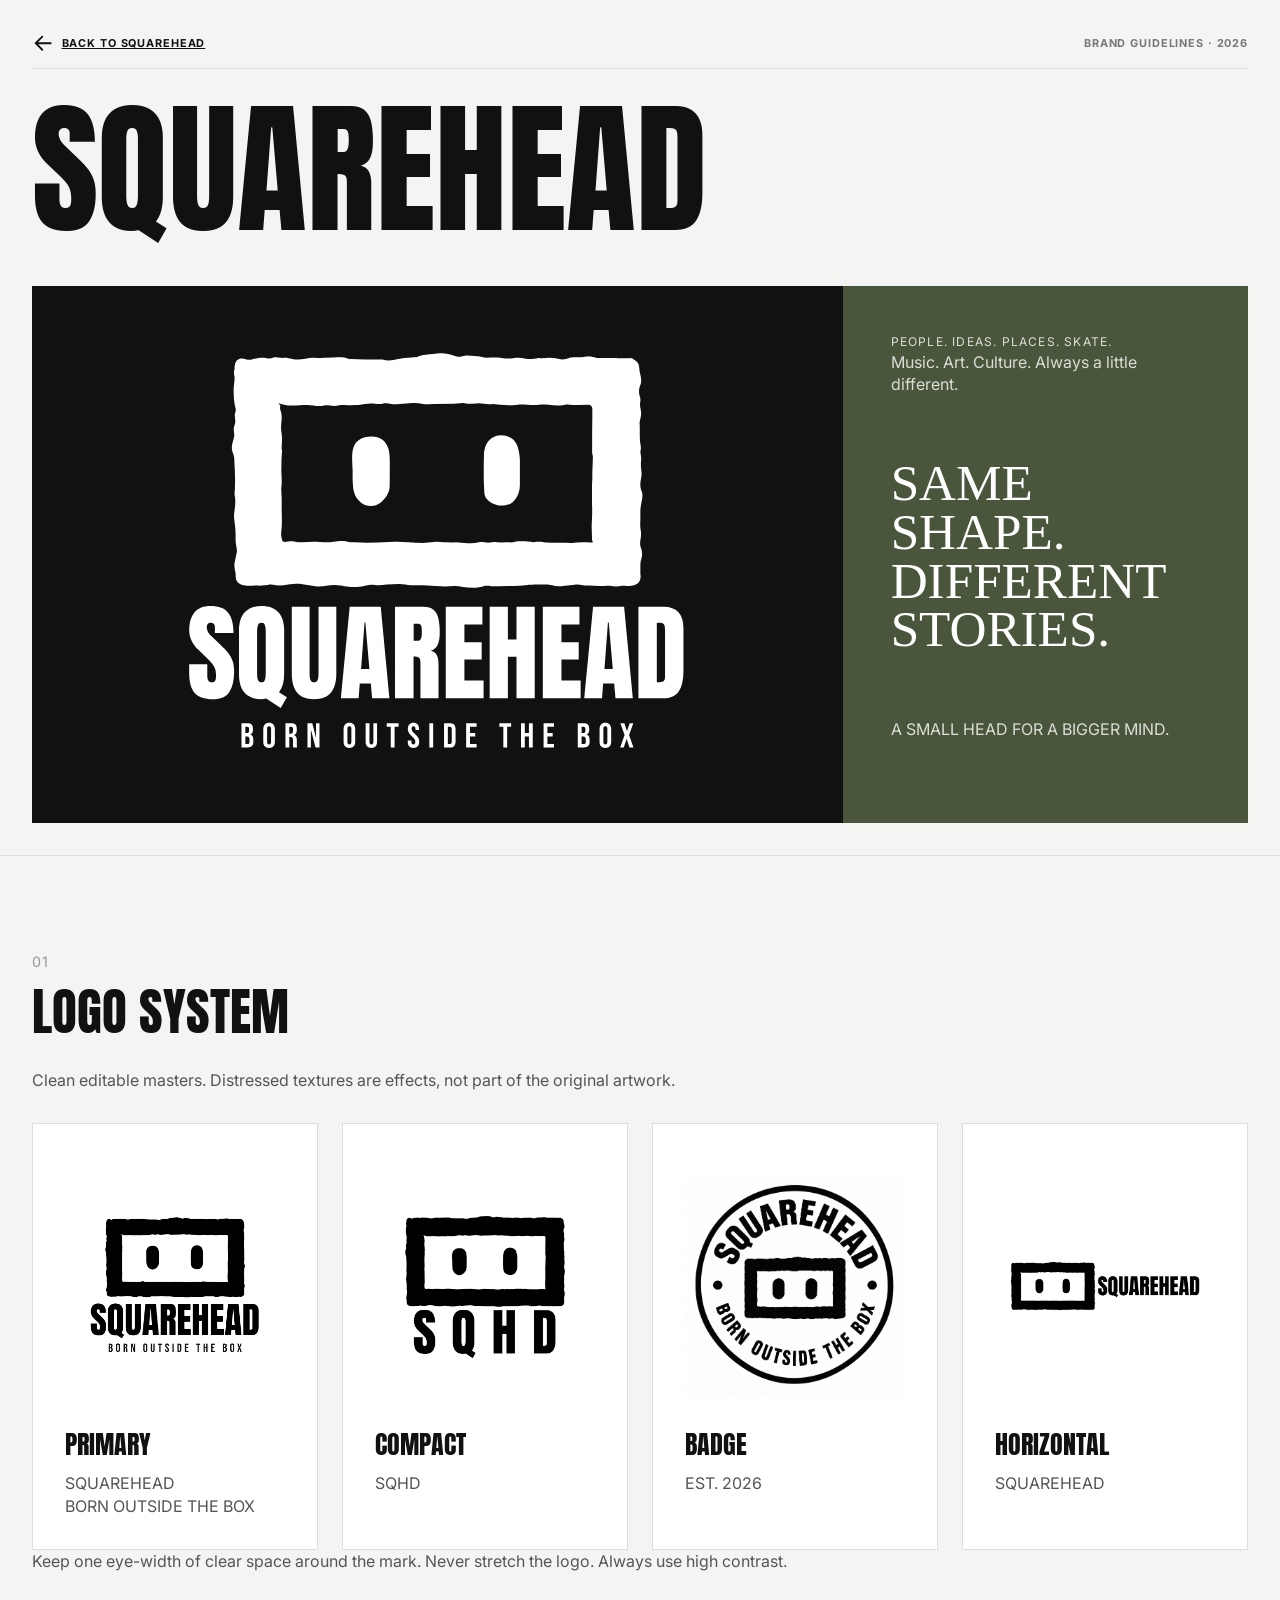
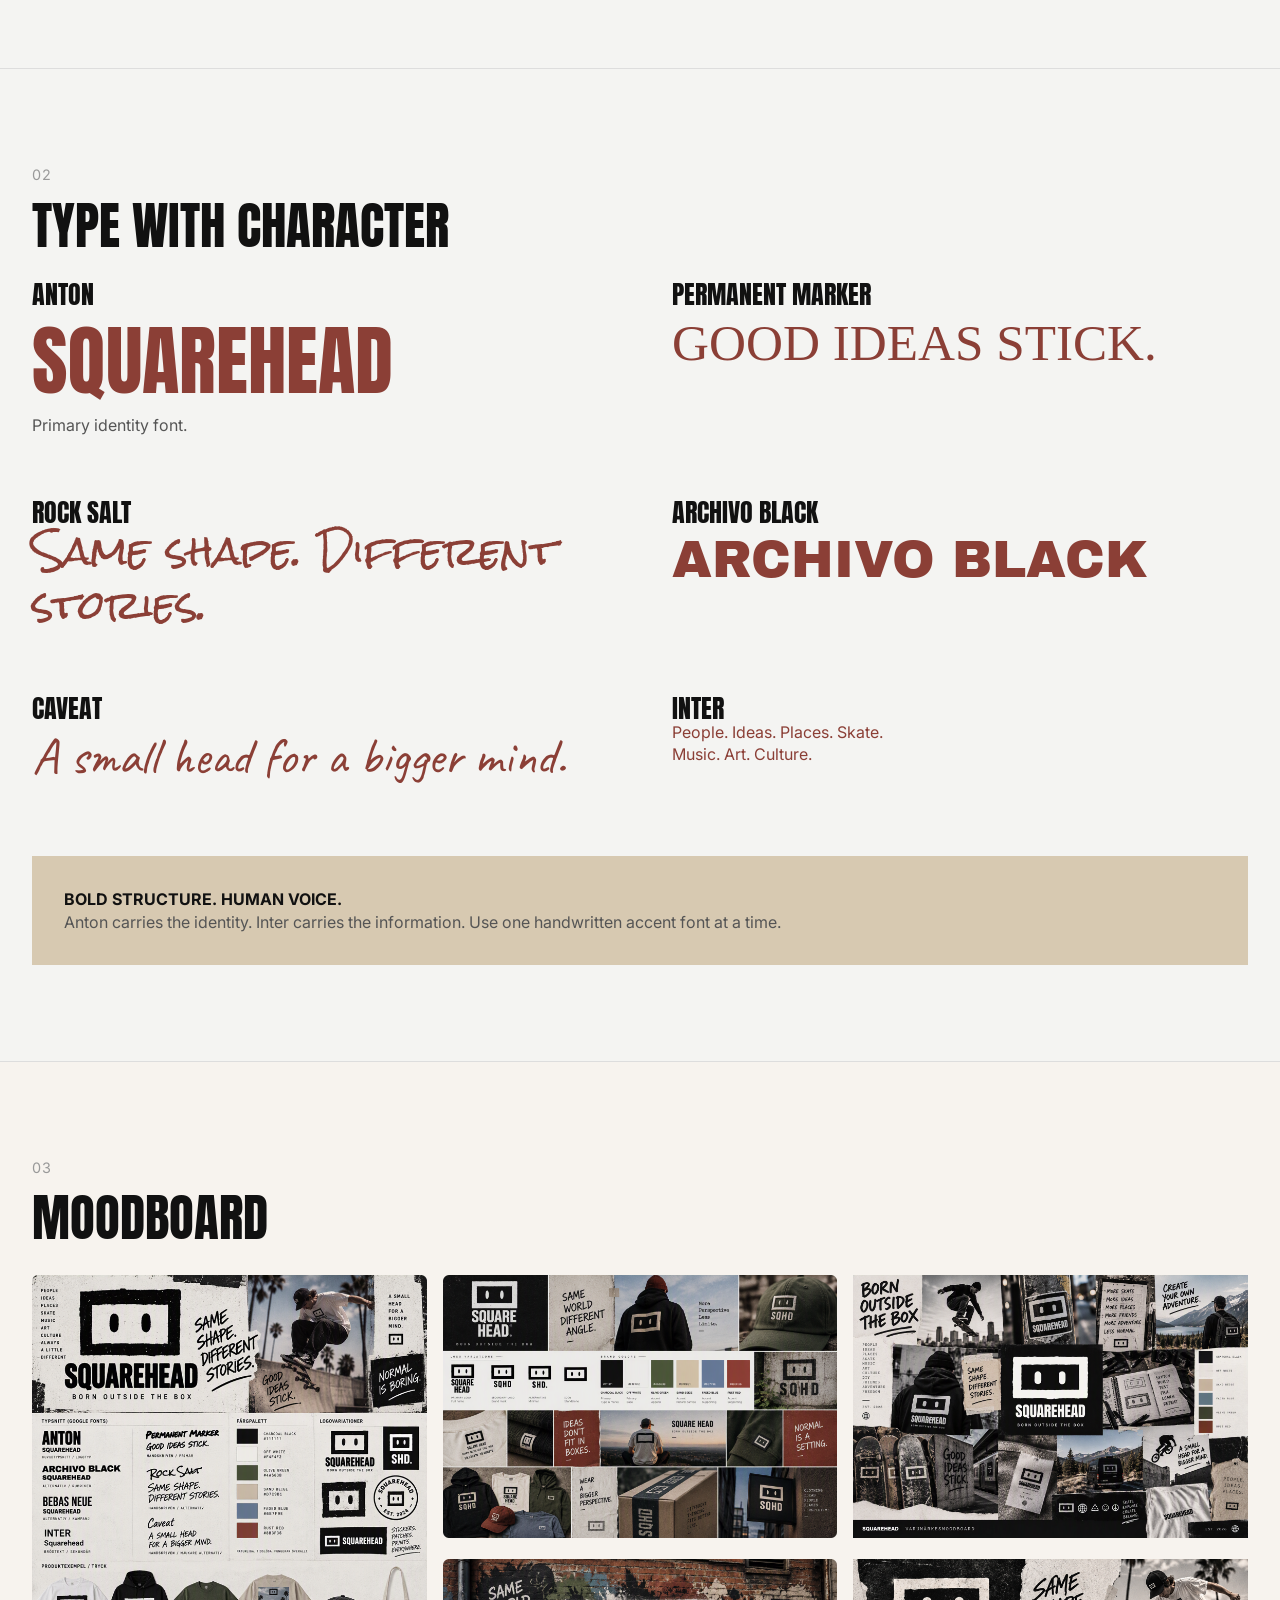
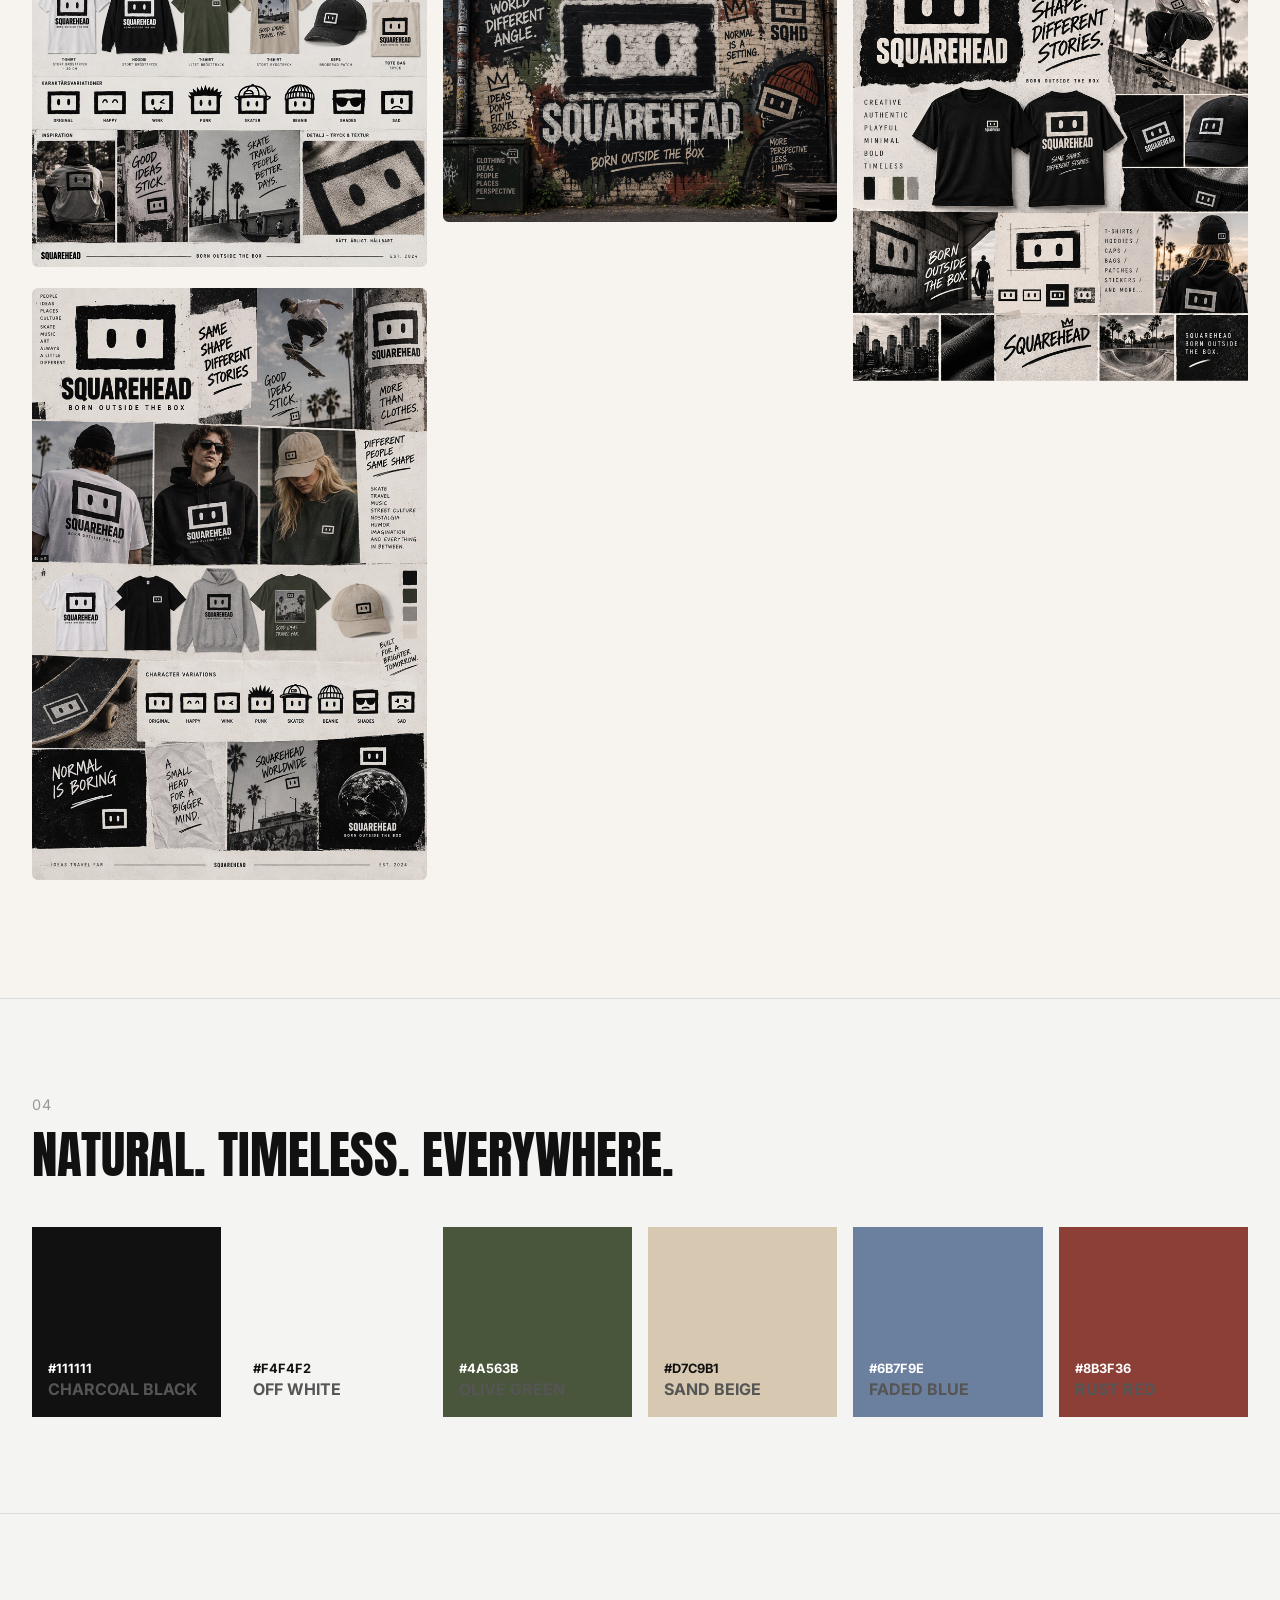
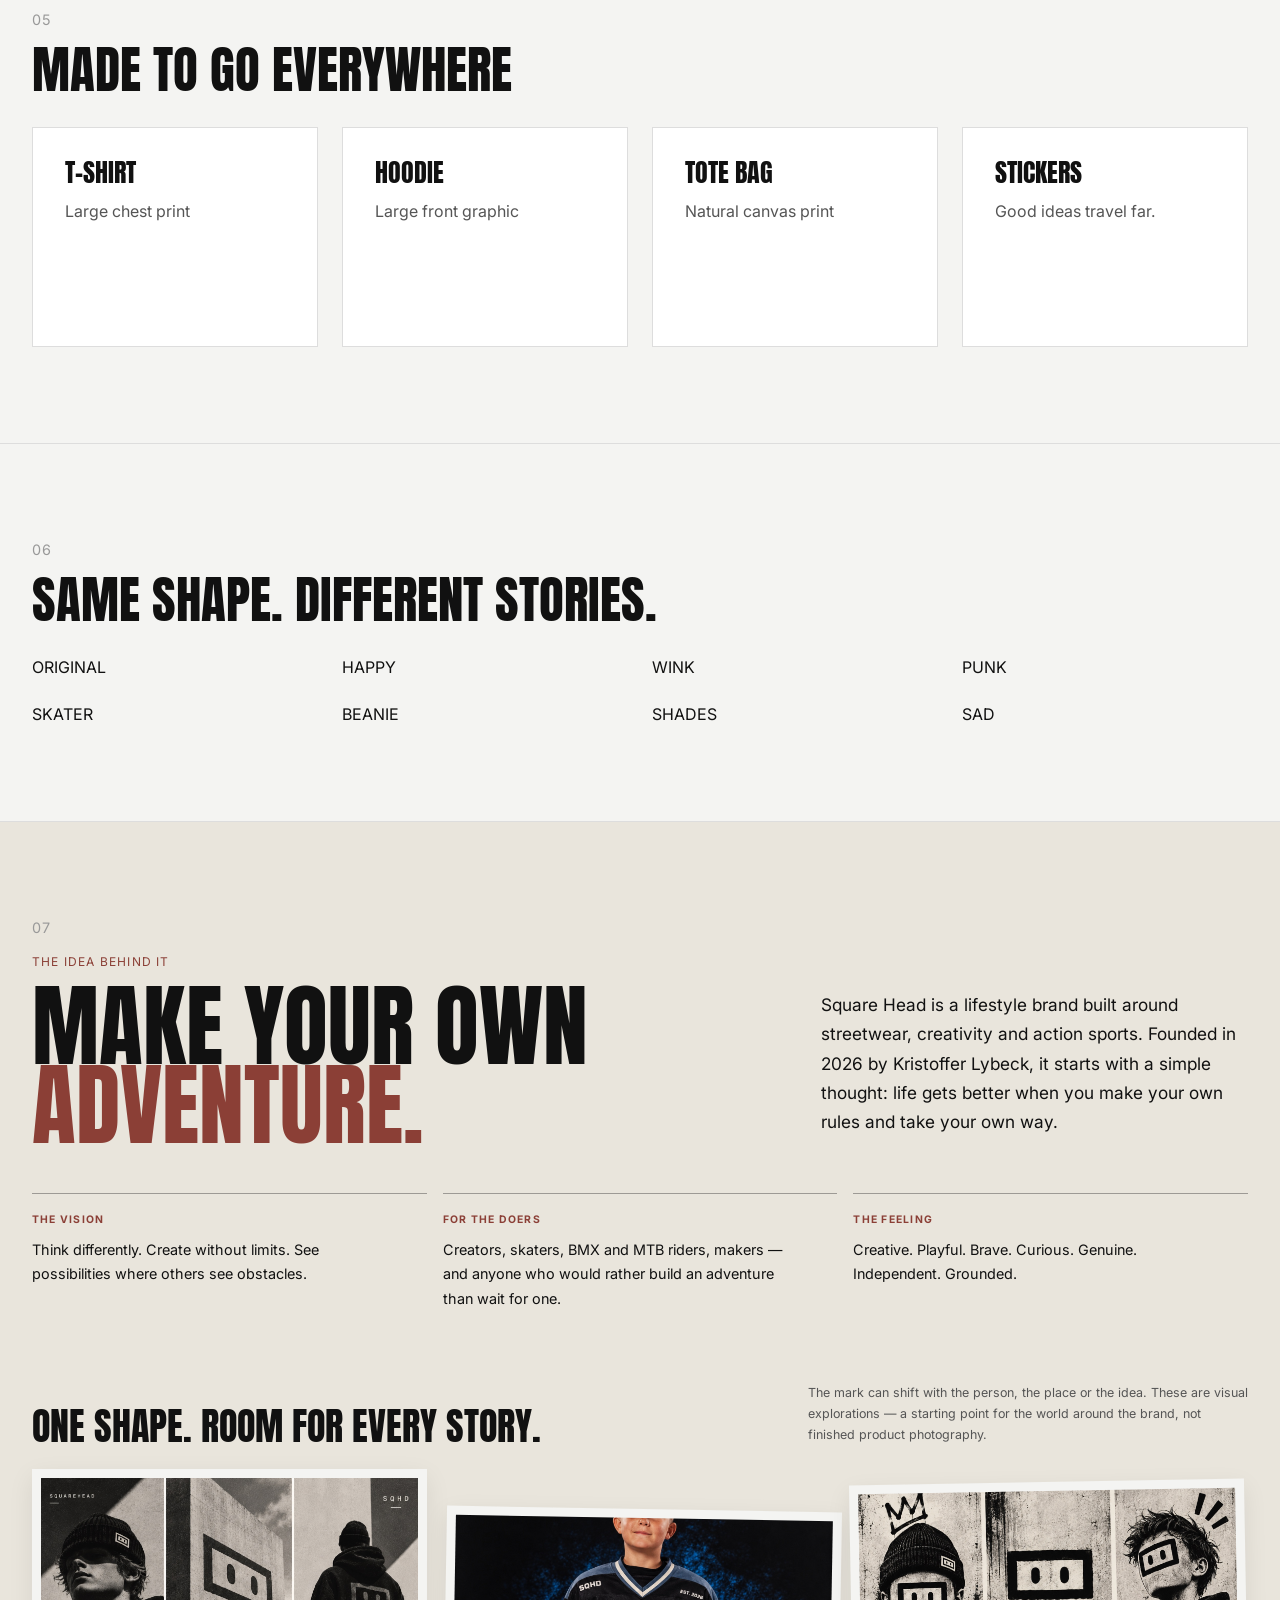
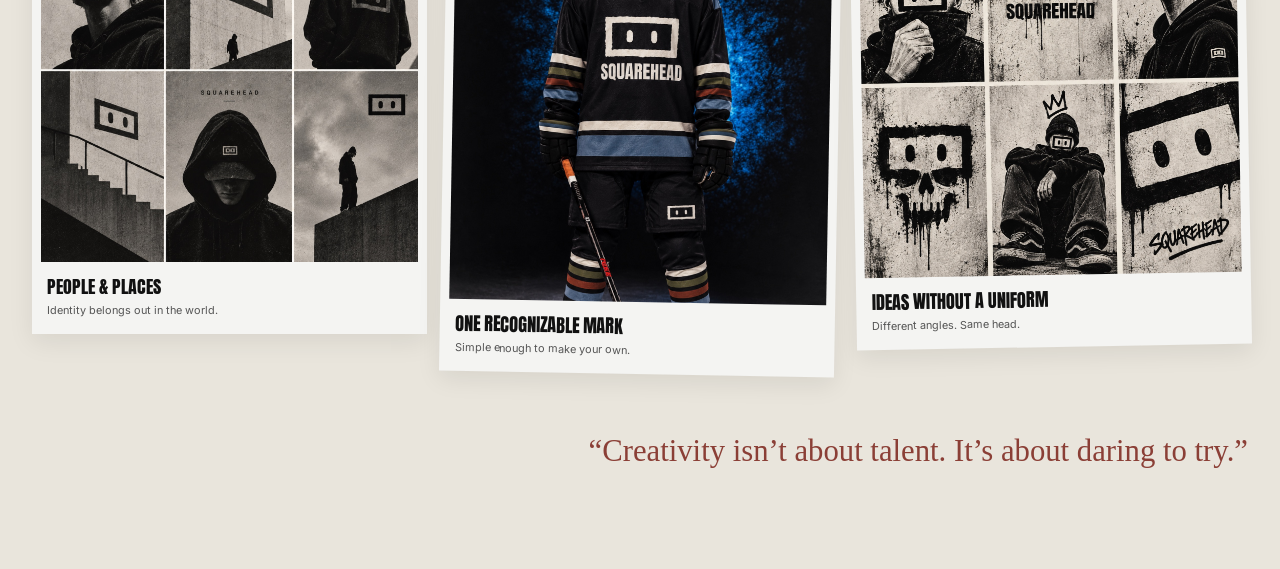
<file: brandGuidelines.html>
<!DOCTYPE html>
<html lang="en">
<head>
    
<meta charset="UTF-8">
<meta name="viewport" content="width=device-width, initial-scale=1">
<meta name="description" content="Explore the SQUAREHEAD brand story and visual identity. Independent Stockholm streetwear founded by Kristoffer Lybeck.">
<meta name="author" content="Kristoffer Lybeck">
<meta name="robots" content="index, follow, max-image-preview:large">
<link rel="canonical" href="https://www.sqhd.se/brandGuidelines.html">
<link rel="icon" href="assets/logo/squarehead-icon.svg" type="image/svg+xml">
<link rel="icon" href="assets/logo/icon-32.png" sizes="32x32" type="image/png">
<link rel="apple-touch-icon" href="assets/logo/apple-touch-icon.png" sizes="180x180">
<link rel="manifest" href="site.webmanifest">
<meta property="og:type" content="website">
<meta property="og:site_name" content="SQUAREHEAD">
<meta property="og:title" content="SQUAREHEAD Brand Guidelines">
<meta property="og:description" content="The story and visual identity of SQUAREHEAD, an independent Stockholm streetwear brand founded by Kristoffer Lybeck.">
<meta property="og:url" content="https://www.sqhd.se/brandGuidelines.html">
<meta property="og:image" content="https://www.sqhd.se/assets/images/social-share.jpg">
<meta property="og:image:secure_url" content="https://www.sqhd.se/assets/images/social-share.jpg">
<meta property="og:image:type" content="image/jpeg">
<meta property="og:image:width" content="1200">
<meta property="og:image:height" content="630">
<meta property="og:image:alt" content="SQUAREHEAD — Born outside the box. Independent streetwear and creative culture from Stockholm.">
<meta property="og:locale" content="en_GB">
<meta name="twitter:card" content="summary_large_image">
<meta name="twitter:title" content="SQUAREHEAD Brand Guidelines">
<meta name="twitter:description" content="The story and visual identity of SQUAREHEAD, an independent Stockholm streetwear brand founded by Kristoffer Lybeck.">
<meta name="twitter:image" content="https://sqhd.se/assets/images/social-share.jpg">
<title>SQUAREHEAD Brand Guidelines</title>
<link rel="preconnect" href="https://fonts.googleapis.com">
<link rel="preconnect" href="https://fonts.gstatic.com" crossorigin>
<link href="https://fonts.googleapis.com/css2?family=Anton&family=Inter:wght@400;600&family=Permanent+Marker&family=Rock+Salt&family=Caveat:wght@400;600&family=Archivo+Black&family=Bebas+Neue&display=swap" rel="stylesheet">
<link rel="stylesheet" href="css/tokens.css?v=20261124">
<link rel="stylesheet" href="css/brand.css?v=20261124">
</head>

<body>

<header class="hero">

<div class="brand-nav">
<a href="index.html"><svg class="icon-arrow icon-arrow--left" viewBox="0 0 24 24" aria-hidden="true"><path d="M20 12H4m7-7-7 7 7 7"/></svg> Back to Squarehead</a>
<span>Brand guidelines · 2026</span>
</div>

<h1>SQUAREHEAD</h1>



<div class="hero-grid">

<div class="hero-logo">

<svg xmlns="http://www.w3.org/2000/svg" width="1352" height="1106" viewBox="0 0 1352 1106" fill="none">
<path d="M800.815 639.667C763.393 648.277 739.453 636.642 721.091 638.271C704.589 639.667 689.249 639.435 672.979 638.271L637.882 636.177H605.807C594.65 635.711 583.726 632.221 572.802 632.686L539.797 634.315C529.337 634.781 519.111 637.34 508.651 635.711C498.192 634.083 492.614 635.013 484.246 636.642C468.673 639.9 452.636 642.692 436.831 640.133C421.025 637.573 411.728 635.711 398.712 635.246C381.977 634.548 365.94 641.761 347.113 638.736L312.713 633.385C299.93 631.29 286.217 631.988 273.433 634.083C260.649 636.177 247.168 637.806 233.455 635.013C219.742 632.221 222.299 635.013 216.953 635.711L202.077 637.108C194.175 637.806 186.504 636.177 178.602 637.34C170.699 638.504 161.867 637.108 153.5 636.177C140.484 634.781 130.722 625.24 131.651 611.512C132.581 597.783 125.608 590.337 129.094 573.583L134.44 547.522C136.067 539.843 133.743 532.629 132.349 524.951C130.954 517.272 131.419 507.732 131.419 499.122C131.884 477.016 125.84 457.005 127.235 443.974C128.63 430.944 132.349 414.19 129.792 398.832C127.235 383.475 129.327 383.707 129.559 375.796L130.024 352.759C130.257 337.634 128.862 322.742 128.397 307.617C127.932 292.492 127.932 288.304 123.981 278.764C115.381 257.356 129.094 241.998 127.7 228.502C126.305 215.006 125.376 211.749 128.862 202.674C133.743 189.178 126.538 179.405 130.257 169.399C133.976 159.393 130.257 155.437 128.862 147.526C126.073 130.772 125.376 113.088 126.77 96.3339C127.7 86.5609 130.024 78.184 127.7 68.411C125.376 58.638 128.397 55.613 128.63 49.3304C128.862 43.0477 129.559 31.8785 137.23 26.5267C150.478 17.219 162.099 29.3189 172.791 26.0613C183.483 22.8036 203.472 19.5459 213.234 21.8728C222.996 24.1997 226.017 23.269 232.061 21.1748C238.104 19.0805 244.844 20.0113 251.817 21.1748C258.79 22.3382 265.066 20.4767 271.574 21.6401L291.795 25.3632C309.227 28.3882 329.216 19.5459 343.627 21.1748C358.037 22.8036 364.08 21.4075 374.772 21.1748L395.691 20.4767C405.453 20.244 414.982 19.3132 424.744 20.4767C434.506 21.6401 435.901 24.8978 441.014 24.6651C454.96 24.6651 468.209 25.5959 482.154 25.5959H528.175C538.17 28.3882 547.932 28.8536 558.159 26.7593C574.894 23.269 591.164 20.4767 608.363 20.244C625.563 20.0113 620.682 19.3132 626.493 17.219C639.276 12.5652 651.828 11.6344 665.541 10.7037L676.465 9.77291C692.967 6.98061 707.378 10.2383 722.718 15.8229C738.059 21.4075 742.01 16.5209 751.075 15.3575C760.14 14.194 762.696 15.3575 768.739 15.8229L785.707 17.219C794.074 17.9171 802.209 20.9421 810.809 20.7094C824.522 20.7094 837.771 19.7786 851.019 21.6401C864.268 23.5017 873.333 23.9671 884.954 21.6401C906.57 17.6844 918.889 27.4574 938.877 23.5017C958.866 19.5459 951.429 22.8036 958.169 22.3382L972.115 21.4075C983.039 20.7094 993.034 21.4075 1003.49 23.9671C1013.95 26.5267 1023.95 25.5959 1033.48 21.6401C1043.01 17.6844 1055.56 21.1748 1072.29 18.6152C1089.03 16.0556 1096 17.6844 1107.62 21.4075H1153.18C1153.18 21.1748 1172.24 22.1055 1172.24 22.1055H1195.25C1199.43 21.1748 1202.68 22.1055 1206.4 24.6651L1215.93 30.9478C1223.14 37.6958 1222.91 46.5381 1223.6 55.8457L1227.32 73.9956C1228.95 81.9071 1228.48 89.3532 1225.23 96.7993C1221.98 104.245 1221.05 115.182 1224.07 124.49C1227.09 133.797 1226.16 137.288 1225.23 144.268C1223.6 155.903 1230.81 164.745 1226.62 182.43C1222.44 200.114 1224.3 198.253 1224.3 206.397V225.477C1224.3 236.647 1224.53 246.652 1226.62 257.589C1228.72 268.525 1225.23 271.55 1226.16 278.066C1227.09 284.581 1228.95 292.027 1228.02 298.775C1226.16 310.642 1228.02 321.113 1229.18 332.981C1230.34 344.848 1221.05 362.765 1229.18 381.38C1236.15 396.971 1226.16 411.397 1225.93 436.063V459.099C1225.69 468.407 1224.77 477.249 1226.62 486.091C1231.04 507.266 1221.51 518.203 1226.86 533.095C1232.2 547.987 1231.27 555.2 1228.02 566.835C1225.69 574.979 1225.93 582.891 1225.93 591.5V605.462C1228.25 616.398 1225 628.265 1215 633.617C1199.2 642.227 1188.04 635.246 1175.96 637.806C1163.87 640.365 1154.57 639.667 1143.18 637.806C1134.12 636.177 1124.82 638.736 1115.52 638.271L1087.4 637.108C1080.66 636.875 1074.38 637.573 1067.64 635.711C1060.9 633.85 1054.63 633.85 1047.89 634.548L1017.21 638.038C1006.75 639.202 996.985 639.202 986.99 636.177C976.996 633.152 973.277 634.083 966.072 634.083H940.969C940.969 634.315 920.98 635.246 920.98 635.246C903.316 637.573 886.581 638.969 868.684 638.038L841.955 638.504C835.447 638.504 829.403 639.202 822.895 638.504C816.387 637.806 808.02 636.875 801.047 638.504L800.815 639.667ZM725.74 520.064L750.145 521.693C763.858 522.624 776.177 523.089 789.658 520.064C799.652 517.737 808.95 522.856 824.755 520.064C832.425 518.668 839.63 520.064 847.533 520.762L865.43 519.831C873.1 520.529 880.305 520.995 887.511 518.668C894.483 516.341 901.224 517.039 908.429 517.272C915.635 517.505 927.024 517.272 936.553 519.831C944.921 518.668 953.056 518.203 961.191 519.133C970.488 520.995 979.32 520.995 988.617 520.995H1013.72C1025.34 521.228 1036.27 522.158 1047.89 520.995C1059.51 519.831 1075.08 519.133 1088.79 520.53C1102.51 521.926 1095.53 517.737 1095.3 513.781L1094.14 475.62L1095.53 444.44V421.403C1095.3 421.403 1095.07 367.186 1095.07 367.186L1096 346.011V332.05L1097.16 300.869C1097.16 295.052 1098.32 289.7 1096.7 283.883C1095.07 278.066 1095.3 267.827 1095.53 259.683V221.522L1096 181.266V159.393C1096.23 152.878 1092.28 147.991 1085.77 147.991L1055.79 148.457C1048.12 148.457 1041.38 148.457 1033.48 147.759C1025.57 147.061 1021.62 148.922 1015.58 149.387C1003.03 150.318 990.942 149.853 978.623 148.224C966.304 146.595 960.726 147.293 951.429 148.224C942.131 149.155 930.278 148.922 919.818 147.991C909.359 147.061 899.597 147.526 889.37 148.457C879.143 149.387 861.014 149.62 846.836 147.991L828.241 145.897C815.225 147.293 802.906 146.362 790.123 144.268C775.247 146.13 760.837 145.897 746.194 143.105L721.091 145.199L663.914 145.897C655.314 145.897 646.714 147.759 638.347 145.897C626.028 143.105 614.174 143.105 601.623 144.036L574.661 146.13C567.223 146.828 559.321 147.526 552.115 145.897C544.91 144.268 536.775 143.57 528.408 145.199C520.04 146.828 515.159 146.362 508.419 145.199C499.122 143.803 490.522 144.268 481.457 146.13C462.863 149.853 444.268 149.62 425.209 148.689C406.15 147.759 406.615 152.412 391.042 150.784C375.469 149.155 375.702 149.62 368.032 150.784C353.156 152.645 339.443 149.62 324.567 148.689C309.692 147.759 283.195 153.809 259.487 147.061C235.779 140.313 253.444 148.457 252.514 151.016C250.655 156.601 251.585 160.789 253.676 165.909C259.72 181.266 252.282 200.812 254.839 218.031C257.395 235.25 257.163 244.558 256.233 258.287C255.303 272.016 257.395 268.525 256.93 273.644L255.536 295.517L255.071 325.534L256.233 356.715C256.466 363.23 254.606 370.211 254.839 376.727L256.001 401.857V430.943L256.466 454.911C256.93 467.709 256.233 479.343 254.839 492.141C253.444 504.939 256.698 509.128 258.325 517.272C267.39 522.158 277.384 514.247 296.676 519.133C302.254 520.53 307.832 519.831 313.643 519.599C328.519 518.435 343.627 517.737 358.502 518.901C369.891 519.831 380.35 520.762 391.507 519.366L407.545 517.272C415.68 516.108 423.582 515.876 431.717 517.737C439.852 519.599 445.663 519.831 452.868 520.064L484.943 521.46L516.089 520.297L561.18 518.435C573.034 517.97 585.353 519.133 597.207 520.064C609.061 520.995 611.385 520.995 619.287 521.228L637.185 521.926L675.303 518.435L694.362 520.064L725.275 520.53L725.74 520.064Z" fill="white"/>
<path d="M882.605 409.398C865.786 425.674 835.835 423.318 817.634 409.398C809.339 403.188 804.271 394.407 803.81 384.342L802.428 350.719V317.525C802.197 317.525 803.119 282.189 803.119 282.189C803.58 265.057 809.8 247.282 825.467 237.216C840.212 227.579 861.409 228.436 876.385 237.645C885.6 243.213 891.36 252.207 894.125 261.844C896.89 271.481 900.115 285.187 900.115 297.18V325.877V363.783C900.115 380.701 895.047 397.405 882.375 409.612L882.605 409.398Z" fill="white"/>
<path d="M524.061 412.135C508.209 424.684 486.528 424.684 470.909 412.784C456.921 402.183 450.16 385.956 448.995 369.08L447.829 352.204V323.211C447.363 295.517 440.602 258.736 466.013 242.509C483.031 231.475 513.338 230.176 529.656 243.374C546.908 259.601 548.306 278.425 548.306 300.926V330.784L548.073 367.349C548.073 384.658 538.282 400.885 524.061 412.135Z" fill="white"/>
<path d="M69.75 944.25C47.1562 944.25 30.8438 938.625 20.8125 927.375C10.875 916.125 5.90625 898.219 5.90625 873.656V849.469H54.8438V880.406C54.8438 886.125 55.6875 890.625 57.375 893.906C59.1562 897.094 62.2031 898.688 66.5156 898.688C71.0156 898.688 74.1094 897.375 75.7969 894.75C77.5781 892.125 78.4688 887.812 78.4688 881.812C78.4688 874.219 77.7188 867.891 76.2188 862.828C74.7188 857.672 72.0938 852.797 68.3438 848.203C64.6875 843.516 59.5781 838.078 53.0156 831.891L30.7969 810.797C14.2031 795.141 5.90625 777.234 5.90625 757.078C5.90625 735.984 10.7812 719.906 20.5312 708.844C30.375 697.781 44.5781 692.25 63.1406 692.25C85.8281 692.25 101.906 698.297 111.375 710.391C120.938 722.484 125.719 740.859 125.719 765.516H75.375V748.5C75.375 745.125 74.3906 742.5 72.4219 740.625C70.5469 738.75 67.9688 737.812 64.6875 737.812C60.75 737.812 57.8438 738.938 55.9688 741.188C54.1875 743.344 53.2969 746.156 53.2969 749.625C53.2969 753.094 54.2344 756.844 56.1094 760.875C57.9844 764.906 61.6875 769.547 67.2188 774.797L95.7656 802.219C101.484 807.656 106.734 813.422 111.516 819.516C116.297 825.516 120.141 832.547 123.047 840.609C125.953 848.578 127.406 858.328 127.406 869.859C127.406 893.109 123.094 911.344 114.469 924.562C105.938 937.688 91.0312 944.25 69.75 944.25ZM253.406 968.297L214.031 942.422C209.531 943.641 204.891 944.25 200.109 944.25C180.797 944.25 166.031 938.531 155.812 927.094C145.688 915.656 140.625 898.969 140.625 877.031V757.359C140.625 736.078 145.828 719.906 156.234 708.844C166.734 697.781 181.875 692.25 201.656 692.25C221.438 692.25 236.531 697.781 246.938 708.844C257.438 719.906 262.688 736.078 262.688 757.359V877.031C262.688 897.469 258.094 913.547 248.906 925.266L270.141 938.766L253.406 968.297ZM201.656 898.688C205.219 898.688 207.75 897.375 209.25 894.75C210.844 892.125 211.828 888.891 212.203 885.047C212.672 881.203 212.906 877.5 212.906 873.938V758.203C212.906 752.953 212.156 748.266 210.656 744.141C209.25 739.922 206.156 737.812 201.375 737.812C196.5 737.812 193.312 739.875 191.812 744C190.312 748.031 189.562 752.719 189.562 758.062V874.922C189.562 878.203 189.75 881.719 190.125 885.469C190.594 889.125 191.672 892.266 193.359 894.891C195.047 897.422 197.812 898.688 201.656 898.688ZM343.547 944.25C322.922 944.25 307.734 938.484 297.984 926.953C288.234 915.328 283.359 898.266 283.359 875.766V694.5H331.453V873.797C331.453 877.922 331.688 881.906 332.156 885.75C332.625 889.5 333.703 892.594 335.391 895.031C337.078 897.469 339.797 898.688 343.547 898.688C347.391 898.688 350.156 897.516 351.844 895.172C353.531 892.734 354.562 889.594 354.938 885.75C355.406 881.906 355.641 877.922 355.641 873.797V694.5H403.734V875.766C403.734 898.266 398.859 915.328 389.109 926.953C379.359 938.484 364.172 944.25 343.547 944.25ZM415.969 942L439.875 694.5H523.828L547.312 942H500.484L496.969 902.062H467.156L464.062 942H415.969ZM470.672 862.547H493.172L482.344 736.688H480.094L470.672 862.547ZM562.5 942V694.5H638.438C651.094 694.5 660.656 697.406 667.125 703.219C673.594 708.938 677.906 717 680.062 727.406C682.312 737.719 683.438 749.859 683.438 763.828C683.438 777.328 681.703 788.109 678.234 796.172C674.859 804.234 668.438 809.812 658.969 812.906C666.75 814.5 672.188 818.391 675.281 824.578C678.469 830.672 680.062 838.594 680.062 848.344V942H631.266V845.109C631.266 837.891 629.766 833.438 626.766 831.75C623.859 829.969 619.125 829.078 612.562 829.078V942H562.5ZM612.844 786.188H624.797C631.641 786.188 635.062 778.734 635.062 763.828C635.062 754.172 634.312 747.844 632.812 744.844C631.312 741.844 628.5 740.344 624.375 740.344H612.844V786.188ZM699.75 942V694.5H798.75V742.312H750.094V790.547H796.781V837.094H750.094V893.766H801.984V942H699.75ZM818.438 942V694.5H867.656V782.953H891V694.5H940.219V942H891V829.781H867.656V942H818.438ZM962.156 942V694.5H1061.16V742.312H1012.5V790.547H1059.19V837.094H1012.5V893.766H1064.39V942H962.156ZM1074.09 942L1098 694.5H1181.95L1205.44 942H1158.61L1155.09 902.062H1125.28L1122.19 942H1074.09ZM1128.8 862.547H1151.3L1140.47 736.688H1138.22L1128.8 862.547ZM1220.62 942V694.5H1288.69C1306.5 694.5 1319.91 699.469 1328.91 709.406C1337.91 719.25 1342.41 733.688 1342.41 752.719V868.594C1342.41 892.031 1338.28 910.125 1330.03 922.875C1321.88 935.625 1307.53 942 1287 942H1220.62ZM1270.41 898.266H1278.98C1288.08 898.266 1292.62 893.859 1292.62 885.047V757.359C1292.62 749.109 1291.5 743.812 1289.25 741.469C1287.09 739.031 1282.64 737.812 1275.89 737.812H1270.41V898.266Z" fill="white"/>
<path d="M147.354 1009.2H162.958C168.285 1009.2 172.17 1010.45 174.614 1012.96C177.058 1015.4 178.28 1019.2 178.28 1024.33V1026.97C178.28 1030.35 177.716 1033.11 176.588 1035.24C175.523 1037.37 173.862 1038.9 171.606 1039.84V1040.03C176.745 1041.79 179.314 1046.36 179.314 1053.76V1059.4C179.314 1064.47 177.967 1068.36 175.272 1071.05C172.64 1073.68 168.755 1075 163.616 1075H147.354V1009.2ZM161.736 1035.99C163.804 1035.99 165.339 1035.46 166.342 1034.39C167.407 1033.33 167.94 1031.54 167.94 1029.03V1025.37C167.94 1022.99 167.501 1021.26 166.624 1020.2C165.809 1019.13 164.493 1018.6 162.676 1018.6H157.694V1035.99H161.736ZM163.616 1065.6C165.433 1065.6 166.781 1065.13 167.658 1064.19C168.535 1063.19 168.974 1061.5 168.974 1059.11V1053.38C168.974 1050.37 168.441 1048.3 167.376 1047.18C166.373 1045.99 164.681 1045.39 162.3 1045.39H157.694V1065.6H163.616ZM221.924 1075.94C216.848 1075.94 212.963 1074.5 210.268 1071.62C207.573 1068.73 206.226 1064.66 206.226 1059.4V1024.8C206.226 1019.54 207.573 1015.47 210.268 1012.58C212.963 1009.7 216.848 1008.26 221.924 1008.26C227 1008.26 230.885 1009.7 233.58 1012.58C236.275 1015.47 237.622 1019.54 237.622 1024.8V1059.4C237.622 1064.66 236.275 1068.73 233.58 1071.62C230.885 1074.5 227 1075.94 221.924 1075.94ZM221.924 1066.54C225.496 1066.54 227.282 1064.38 227.282 1060.05V1024.15C227.282 1019.82 225.496 1017.66 221.924 1017.66C218.352 1017.66 216.566 1019.82 216.566 1024.15V1060.05C216.566 1064.38 218.352 1066.54 221.924 1066.54ZM266.235 1009.2H281.557C286.883 1009.2 290.769 1010.45 293.213 1012.96C295.657 1015.4 296.879 1019.2 296.879 1024.33V1028.38C296.879 1035.21 294.623 1039.53 290.111 1041.35V1041.54C292.617 1042.29 294.372 1043.82 295.375 1046.14C296.44 1048.46 296.973 1051.56 296.973 1055.45V1067.01C296.973 1068.89 297.035 1070.43 297.161 1071.62C297.286 1072.74 297.599 1073.87 298.101 1075H287.573C287.197 1073.93 286.946 1072.93 286.821 1071.99C286.695 1071.05 286.633 1069.36 286.633 1066.92V1054.88C286.633 1051.88 286.131 1049.78 285.129 1048.59C284.189 1047.4 282.528 1046.8 280.147 1046.8H276.575V1075H266.235V1009.2ZM280.335 1037.4C282.403 1037.4 283.938 1036.87 284.941 1035.8C286.006 1034.74 286.539 1032.95 286.539 1030.44V1025.37C286.539 1022.99 286.1 1021.26 285.223 1020.2C284.408 1019.13 283.092 1018.6 281.275 1018.6H276.575V1037.4H280.335ZM325.767 1009.2H338.739L348.797 1048.59H348.985V1009.2H358.197V1075H347.575L335.167 1026.97H334.979V1075H325.767V1009.2ZM439.123 1075.94C434.047 1075.94 430.161 1074.5 427.467 1071.62C424.772 1068.73 423.425 1064.66 423.425 1059.4V1024.8C423.425 1019.54 424.772 1015.47 427.467 1012.58C430.161 1009.7 434.047 1008.26 439.123 1008.26C444.199 1008.26 448.084 1009.7 450.779 1012.58C453.473 1015.47 454.821 1019.54 454.821 1024.8V1059.4C454.821 1064.66 453.473 1068.73 450.779 1071.62C448.084 1074.5 444.199 1075.94 439.123 1075.94ZM439.123 1066.54C442.695 1066.54 444.481 1064.38 444.481 1060.05V1024.15C444.481 1019.82 442.695 1017.66 439.123 1017.66C435.551 1017.66 433.765 1019.82 433.765 1024.15V1060.05C433.765 1064.38 435.551 1066.54 439.123 1066.54ZM498.473 1075.94C493.46 1075.94 489.637 1074.53 487.005 1071.71C484.373 1068.83 483.057 1064.72 483.057 1059.4V1009.2H493.397V1060.15C493.397 1062.4 493.836 1064.03 494.713 1065.04C495.653 1066.04 496.969 1066.54 498.661 1066.54C500.353 1066.54 501.638 1066.04 502.515 1065.04C503.455 1064.03 503.925 1062.4 503.925 1060.15V1009.2H513.889V1059.4C513.889 1064.72 512.573 1068.83 509.941 1071.71C507.309 1074.53 503.487 1075.94 498.473 1075.94ZM550.958 1018.6H540.148V1009.2H572.108V1018.6H561.298V1075H550.958V1018.6ZM612.176 1075.94C607.163 1075.94 603.371 1074.53 600.802 1071.71C598.233 1068.83 596.948 1064.72 596.948 1059.4V1055.64H606.724V1060.15C606.724 1064.41 608.51 1066.54 612.082 1066.54C613.837 1066.54 615.153 1066.04 616.03 1065.04C616.97 1063.97 617.44 1062.28 617.44 1059.96C617.44 1057.2 616.813 1054.79 615.56 1052.72C614.307 1050.59 611.988 1048.05 608.604 1045.11C604.343 1041.35 601.366 1037.96 599.674 1034.96C597.982 1031.89 597.136 1028.44 597.136 1024.62C597.136 1019.41 598.452 1015.4 601.084 1012.58C603.716 1009.7 607.539 1008.26 612.552 1008.26C617.503 1008.26 621.231 1009.7 623.738 1012.58C626.307 1015.4 627.592 1019.48 627.592 1024.8V1027.53H617.816V1024.15C617.816 1021.89 617.377 1020.26 616.5 1019.26C615.623 1018.19 614.338 1017.66 612.646 1017.66C609.199 1017.66 607.476 1019.76 607.476 1023.96C607.476 1026.34 608.103 1028.56 609.356 1030.63C610.672 1032.7 613.022 1035.21 616.406 1038.15C620.73 1041.91 623.707 1045.33 625.336 1048.4C626.965 1051.47 627.78 1055.07 627.78 1059.21C627.78 1064.6 626.433 1068.73 623.738 1071.62C621.106 1074.5 617.252 1075.94 612.176 1075.94ZM655.329 1009.2H665.669V1075H655.329V1009.2ZM695.033 1009.2H710.825C715.963 1009.2 719.817 1010.58 722.387 1013.34C724.956 1016.09 726.241 1020.14 726.241 1025.46V1058.74C726.241 1064.06 724.956 1068.11 722.387 1070.86C719.817 1073.62 715.963 1075 710.825 1075H695.033V1009.2ZM710.637 1065.6C712.329 1065.6 713.613 1065.1 714.491 1064.1C715.431 1063.09 715.901 1061.46 715.901 1059.21V1024.99C715.901 1022.74 715.431 1021.11 714.491 1020.1C713.613 1019.1 712.329 1018.6 710.637 1018.6H705.373V1065.6H710.637ZM754.84 1009.2H783.04V1018.6H765.18V1035.99H779.374V1045.39H765.18V1065.6H783.04V1075H754.84V1009.2ZM855.367 1018.6H844.557V1009.2H876.517V1018.6H865.707V1075H855.367V1018.6ZM903.143 1009.2H913.483V1035.99H924.575V1009.2H934.915V1075H924.575V1045.39H913.483V1075H903.143V1009.2ZM964.236 1009.2H992.436V1018.6H974.576V1035.99H988.77V1045.39H974.576V1065.6H992.436V1075H964.236V1009.2ZM1056.68 1009.2H1072.28C1077.61 1009.2 1081.5 1010.45 1083.94 1012.96C1086.38 1015.4 1087.61 1019.2 1087.61 1024.33V1026.97C1087.61 1030.35 1087.04 1033.11 1085.91 1035.24C1084.85 1037.37 1083.19 1038.9 1080.93 1039.84V1040.03C1086.07 1041.79 1088.64 1046.36 1088.64 1053.76V1059.4C1088.64 1064.47 1087.29 1068.36 1084.6 1071.05C1081.97 1073.68 1078.08 1075 1072.94 1075H1056.68V1009.2ZM1071.06 1035.99C1073.13 1035.99 1074.66 1035.46 1075.67 1034.39C1076.73 1033.33 1077.27 1031.54 1077.27 1029.03V1025.37C1077.27 1022.99 1076.83 1021.26 1075.95 1020.2C1075.13 1019.13 1073.82 1018.6 1072 1018.6H1067.02V1035.99H1071.06ZM1072.94 1065.6C1074.76 1065.6 1076.11 1065.13 1076.98 1064.19C1077.86 1063.19 1078.3 1061.5 1078.3 1059.11V1053.38C1078.3 1050.37 1077.77 1048.3 1076.7 1047.18C1075.7 1045.99 1074.01 1045.39 1071.63 1045.39H1067.02V1065.6H1072.94ZM1131.25 1075.94C1126.17 1075.94 1122.29 1074.5 1119.59 1071.62C1116.9 1068.73 1115.55 1064.66 1115.55 1059.4V1024.8C1115.55 1019.54 1116.9 1015.47 1119.59 1012.58C1122.29 1009.7 1126.17 1008.26 1131.25 1008.26C1136.33 1008.26 1140.21 1009.7 1142.91 1012.58C1145.6 1015.47 1146.95 1019.54 1146.95 1024.8V1059.4C1146.95 1064.66 1145.6 1068.73 1142.91 1071.62C1140.21 1074.5 1136.33 1075.94 1131.25 1075.94ZM1131.25 1066.54C1134.82 1066.54 1136.61 1064.38 1136.61 1060.05V1024.15C1136.61 1019.82 1134.82 1017.66 1131.25 1017.66C1127.68 1017.66 1125.89 1019.82 1125.89 1024.15V1060.05C1125.89 1064.38 1127.68 1066.54 1131.25 1066.54ZM1183.21 1041.35L1171.84 1009.2H1182.74L1189.7 1030.44H1189.88L1197.03 1009.2H1206.8L1195.43 1041.35L1207.37 1075H1196.46L1188.94 1052.06H1188.76L1181.05 1075H1171.27L1183.21 1041.35Z" fill="white"/>
</svg>


</div>

<div class="hero-message">

<p class="eyebrow">
PEOPLE. IDEAS. PLACES. SKATE.
</p>



<p>
Music. Art. Culture.
Always a little different.
</p>

<h3>
SAME SHAPE.<br>
DIFFERENT STORIES.
</h3>

<p>
A SMALL HEAD FOR A BIGGER MIND.
</p>

</div>

</div>

</header>

<section id="logo-system">

<div class="section-number">01</div>

<h2>LOGO SYSTEM</h2>

<p>
Clean editable masters.
Distressed textures are effects,
not part of the original artwork.
</p>

<div class="logo-grid">

<div class="card">
 <img src="assets/logo/Full logo.png" alt="SQUAREHEAD primary logo">
<h3>PRIMARY</h3>
<p>SQUAREHEAD</p>
<p>BORN OUTSIDE THE BOX</p>
</div>

<div class="card">
    <img src="assets/logo/S Q H D.png" alt="SQUAREHEAD compact logo">
<h3>COMPACT</h3>
<p>SQHD</p>
</div>

<div class="card">
     <img src="assets/logo/BADGE.png" alt="SQUAREHEAD badge logo">
<h3>BADGE</h3>
<p>EST. 2026</p>
</div>

<div class="card">
    <img src="assets/logo/ORG Horizontal.png" alt="SQUAREHEAD horizontal logo">
<h3>HORIZONTAL</h3>
<p>SQUAREHEAD</p>
</div>

</div>

<p>
Keep one eye-width of clear space around the mark.
Never stretch the logo.
Always use high contrast.
</p>

</section>


<section id="typography">

<div class="section-number">02</div>

<h2>TYPE WITH CHARACTER</h2>

<div class="type-grid">

<div>
<h3>ANTON</h3>
<p class="anton type-sample">SQUAREHEAD</p>
<p>Primary identity font.</p>
</div>

<div>
<h3>PERMANENT MARKER</h3>
<p class="marker type-sample">
GOOD IDEAS STICK.
</p>
</div>

<div>
<h3>ROCK SALT</h3>
<p class="rock type-sample">
Same shape.
Different stories.
</p>
</div>

<div>
<h3>ARCHIVO BLACK</h3>
<p class="archivo type-sample">
ARCHIVO BLACK
</p>
</div>

<div>
<h3>CAVEAT</h3>
<p class="caveat type-sample">
A small head
for a bigger mind.
</p>
</div>

<div>
<h3>INTER</h3>
<p class="type-sample">
People. Ideas. Places. Skate.
<br>
Music. Art. Culture.
</p>
</div>

</div>

<div class="tip-box">
<b>BOLD STRUCTURE. HUMAN VOICE.</b>

<p>
Anton carries the identity.
Inter carries the information.
Use one handwritten accent font at a time.
</p>
</div>

</section>

<section id="moodboard">

<div class="section-number">03</div>

<h2>MOODBOARD</h2>

<div class="moodboard-grid">

<figure class="moodboard-item">
<img src="assets/images/moodboard/moodboard-image 1.png" alt="Square HeadMoodboard image 1">
</figure>

<figure class="moodboard-item">
<img src="assets/images/moodboard/moodboard-image 2.png" alt="Square Head Moodboard image 2">
</figure>

<figure class="moodboard-item">
<img src="assets/images/moodboard/moodboard-image 3.png" alt="Square Head Moodboard image 3">
</figure>

<figure class="moodboard-item">
<img src="assets/images/moodboard/moodboard-image 6.png" alt="Square Head Moodboard image 6">
</figure>

<figure class="moodboard-item">
<img src="assets/images/moodboard/moodboard-image 12.png" alt="Square Head Moodboard image 12">
</figure>

<figure class="moodboard-item">
<img src="assets/images/moodboard/moodboard-image 14.png" alt="Square Head Moodboard image 14">
</figure>

</div>

</section>


<section id="colors">

<div class="section-number">04</div>

<h2>NATURAL. TIMELESS. EVERYWHERE.</h2>

<div class="color-grid">

<div class="swatch charcoal">
<span>#111111</span>
<p>CHARCOAL BLACK</p>
</div>

<div class="swatch offwhite">
<span>#F4F4F2</span>
<p>OFF WHITE</p>
</div>

<div class="swatch olive">
<span>#4A563B</span>
<p>OLIVE GREEN</p>
</div>

<div class="swatch sand">
<span>#D7C9B1</span>
<p>SAND BEIGE</p>
</div>

<div class="swatch blue">
<span>#6B7F9E</span>
<p>FADED BLUE</p>
</div>

<div class="swatch rust">
<span>#8B3F36</span>
<p>RUST RED</p>
</div>

</div>

</section>


<section id="applications">

<div class="section-number">05</div>

<h2>MADE TO GO EVERYWHERE</h2>

<div class="application-grid">

<div class="card">
<h3>T-SHIRT</h3>
<p>Large chest print</p>
</div>

<div class="card">
<h3>HOODIE</h3>
<p>Large front graphic</p>
</div>

<div class="card">
<h3>TOTE BAG</h3>
<p>Natural canvas print</p>
</div>

<div class="card">
<h3>STICKERS</h3>
<p>Good ideas travel far.</p>
</div>

</div>

</section>


<section id="characters" display="none">

<div class="section-number">06</div>

<h2>SAME SHAPE. DIFFERENT STORIES.</h2>

<div class="character-grid">

<div>ORIGINAL</div>
<div>HAPPY</div>
<div>WINK</div>
<div>PUNK</div>
<div>SKATER</div>
<div>BEANIE</div>
<div>SHADES</div>
<div>SAD</div>

</div>

</section>


<section class="brand-story" id="brand-story" itemscope itemtype="https://schema.org/Organization">
<meta itemprop="name" content="SQUAREHEAD">
<div class="section-number">07</div>
<div class="brand-story-intro">
<div>
<p class="eyebrow">The idea behind it</p>
<h2>Make your own<br><span>adventure.</span></h2>
</div>
<p class="brand-story-lede">Square Head is a lifestyle brand built around streetwear, creativity and action sports. Founded in 2026 by <span itemprop="founder" itemscope itemtype="https://schema.org/Person"><span itemprop="name">Kristoffer Lybeck</span></span>, it starts with a simple thought: life gets better when you make your own rules and take your own way.</p>
</div>

<div class="brand-story-details">
<article>
<span class="story-kicker">The vision</span>
<p>Think differently. Create without limits. See possibilities where others see obstacles.</p>
</article>
<article>
<span class="story-kicker">For the doers</span>
<p>Creators, skaters, BMX and MTB riders, makers — and anyone who would rather build an adventure than wait for one.</p>
</article>
<article>
<span class="story-kicker">The feeling</span>
<p>Creative. Playful. Brave. Curious. Genuine. Independent. Grounded.</p>
</article>
</div>

<div class="brand-world-heading">
<h3>One shape. Room for every story.</h3>
<p>The mark can shift with the person, the place or the idea. These are visual explorations — a starting point for the world around the brand, not finished product photography.</p>
</div>
<div class="brand-world-grid">
<figure class="brand-world-card brand-world-card--people">
<img src="assets/images/stockphotos/brand-world-people.jpg" alt="Squarehead visual concept pairing streetwear portraits with the mark in an urban setting" loading="lazy">
<figcaption><span>People &amp; places</span><span>Identity belongs out in the world.</span></figcaption>
</figure>
<figure class="brand-world-card brand-world-card--mark">
<img src="assets/images/stockphotos/brand-world-mark.jpg" alt="Monochrome Squarehead visual concepts showing the icon across character, apparel and graphic treatments" loading="lazy">
<figcaption><span>One recognizable mark</span><span>Simple enough to make your own.</span></figcaption>
</figure>
<figure class="brand-world-card brand-world-card--expression">
<img src="assets/images/stockphotos/brand-world-expression.jpg" alt="Rough black-and-white Squarehead character and poster concepts with hand-drawn street-art energy" loading="lazy">
<figcaption><span>Ideas without a uniform</span><span>Different angles. Same head.</span></figcaption>
</figure>
</div>
<p class="brand-story-quote">“Creativity isn’t about talent. It’s about daring to try.”</p>
</section>


<section id="agent-memory" style="display: none;">

<h2>AI BRAND MEMORY</h2>

<p>
This section is intended for AI agents, assistants and automated creative systems.
</p>

<h3>Brand Personality</h3>

<ul>
<li>Raw but well crafted</li>
<li>Creative but intentional</li>
<li>Streetwear over luxury fashion</li>
<li>DIY over corporate</li>
<li>Independent over mainstream</li>
<li>Playful but never childish</li>
</ul>

<h3>Brand Themes</h3>

<ul>
<li>Skateboarding</li>
<li>Graffiti</li>
<li>Travel</li>
<li>Community</li>
<li>Independent publishing</li>
<li>Creative culture</li>
</ul>

<h3>Things To Avoid</h3>

<ul>
<li>Corporate language</li>
<li>Startup buzzwords</li>
<li>Luxury fashion clichés</li>
<li>Artificial sounding AI copy</li>
<li>Generic motivational slogans</li>
</ul>

<h3>Preferred Brand Phrases</h3>

<ul>
<li>BORN OUTSIDE THE BOX</li>
<li>SAME SHAPE. DIFFERENT STORIES.</li>
<li>PEOPLE. IDEAS. PLACES. SKATE.</li>
<li>GOOD IDEAS STICK.</li>
<li>A SMALL HEAD FOR A BIGGER MIND.</li>
</ul>

</section>

</body>
</html>
</file>
<file: css/tokens.css>
:root {
  --black: #111111;
  --white: #f4f4f2;
  --olive: #4a563b;
  --sand: #d7c9b1;
  --blue: #6b7f9e;
  --rust: #8b3f36;

  --ink: var(--black);
  --paper: var(--white);

  --display: "Anton", Impact, sans-serif;
  --body: "Inter", Arial, sans-serif;
  --marker: "Permanent Marker", cursive;
  --rock: "Rock Salt", cursive;
  --archivo: "Archivo Black", sans-serif;
  --caveat: "Caveat", cursive;
}
</file>
<file: css/brand.css>
:root {
    --container: 1600px;
}

/* RESET */

* {
    margin: 0;
    padding: 0;
    box-sizing: border-box;
}

body {
    background: var(--white);
    color: var(--black);
    font-family: var(--body);
    line-height: 1.4;
}

img {
    max-width: 100%;
    display: block;
}

section {
    max-width: var(--container);
    margin-inline: auto;
    padding: 6rem 2rem;
    border-top: 1px solid #ddd;
}

/* TYPO */

h1,
h2,
h3 {
    font-family: var(--display);
    text-transform: uppercase;
    font-weight: 400;
    line-height: .95;
}

h1 {
    font-size: clamp(4rem, 12vw, 9rem);
}

h2 {
    font-size: clamp(2rem, 4vw, 4rem);
    margin-bottom: 2rem;
}

h3 {
    font-size: clamp(1.25rem, 2vw, 2rem);
}

p {
    color: #555;
}

.section-number {
    font-size: .9rem;
    color: #999;
    margin-bottom: 1rem;
    letter-spacing: .1em;
}

/* HERO */

.hero {
    max-width: var(--container);
    margin: 0 auto;
    padding: 2rem;
}

.brand-nav {
    display: flex;
    align-items: center;
    justify-content: space-between;
    gap: 1rem;
    margin-bottom: 2rem;
    padding-bottom: .85rem;
    border-bottom: 1px solid #ddd;
    font-size: .68rem;
    font-weight: 700;
    letter-spacing: .08em;
    text-transform: uppercase;
}

.brand-nav a {
    display: inline-flex;
    align-items: center;
    gap: .45rem;
    color: var(--black);
}

.brand-nav .icon-arrow {
    width: 1.4rem;
    height: 1.4rem;
    max-width: none;
    fill: none;
    stroke: currentColor;
    stroke-linecap: round;
    stroke-linejoin: round;
    stroke-width: 2;
}

.brand-nav a:hover {
    color: var(--rust);
}

.brand-nav span {
    color: #777;
}

.hero h1 {
    margin-bottom: 3rem;
}

.hero-grid {
    display: grid;
    grid-template-columns: 2fr 1fr;
}

.hero-logo {
    background: var(--black);
    color: var(--white);

    display: flex;
    flex-direction: column;
    align-items: center;
    justify-content: center;

    padding: 4rem;
}

.hero-logo img {
    width: min(40vw, 500px);
}

.hero-logo svg {
    width: min(100%, 500px);
    height: auto;
}

.hero-logo h2 {
    margin-top: 2rem;
    color: white;
}
.hero-logo svg path {
    fill: white;
}

.tagline {
    text-transform: uppercase;
    font-size: .8rem;
    color: white;
}

.hero-message {
    background: var(--olive);
    color: white;
    padding: 3rem;
}

.hero-message p {
    color: rgba(255,255,255,.8);
}

.hero-message h3 {
    margin: 4rem 0;
    font-family: var(--marker);
    font-size: clamp(2rem, 4vw, 4rem);
}

.eyebrow {
    font-size: .75rem;
    letter-spacing: .1em;
    text-transform: uppercase;
}

.brand-story {
    background: #e9e5dc;
}

.brand-story-intro {
    display: grid;
    grid-template-columns: minmax(0, 1.25fr) minmax(250px, .75fr);
    align-items: end;
    gap: clamp(2rem, 6vw, 6rem);
}

.brand-story-intro .eyebrow {
    margin-bottom: 1rem;
    color: var(--rust);
}

.brand-story-intro h2 {
    margin-bottom: 0;
    font-size: clamp(3.2rem, 7vw, 7rem);
    line-height: .88;
}

.brand-story-intro h2 span {
    color: var(--rust);
}

.brand-story-lede {
    max-width: 470px;
    margin-bottom: .5rem;
    color: var(--black);
    font-size: clamp(1rem, 1.35vw, 1.2rem);
    line-height: 1.7;
}

.brand-story-details {
    display: grid;
    grid-template-columns: repeat(3, minmax(0, 1fr));
    gap: 1rem;
    margin: 3rem 0 4.5rem;
}

.brand-story-details article {
    padding: 1.2rem 1rem 0 0;
    border-top: 1px solid rgba(17, 17, 17, .35);
}

.story-kicker {
    display: block;
    margin-bottom: .65rem;
    color: var(--rust);
    font-size: .65rem;
    font-weight: 700;
    letter-spacing: .12em;
    text-transform: uppercase;
}

.brand-story-details p {
    max-width: 340px;
    margin: 0;
    color: var(--black);
    font-size: .9rem;
    line-height: 1.7;
}

.brand-world-heading {
    display: flex;
    align-items: end;
    justify-content: space-between;
    gap: 2rem;
    margin-bottom: 1.5rem;
}

.brand-world-heading h3 {
    max-width: 520px;
    margin: 0;
    font-size: clamp(1.7rem, 3vw, 2.8rem);
    line-height: .98;
}

.brand-world-heading p {
    max-width: 440px;
    margin: 0;
    font-size: .78rem;
    line-height: 1.65;
}

.brand-world-grid {
    display: grid;
    grid-template-columns: 1fr 1fr 1fr;
    align-items: start;
    gap: 1rem;
}

.brand-world-card {
    min-width: 0;
    margin: 0;
    padding: .55rem;
    background: var(--white);
    box-shadow: 0 8px 24px rgba(17, 17, 17, .08);
}

.brand-world-card:nth-child(2) {
    margin-top: 2.5rem;
    transform: rotate(1deg);
}

.brand-world-card:nth-child(3) {
    margin-top: .8rem;
    transform: rotate(-1deg);
}

.brand-world-card img {
    width: 100%;
    height: clamp(220px, 30vw, 410px);
    object-fit: cover;
    background: var(--sand);
}

.brand-world-card figcaption {
    display: flex;
    align-items: flex-start;
    flex-direction: column;
    gap: .2rem;
    padding: .75rem .4rem .45rem;
}

.brand-world-card figcaption span:first-child {
    font-family: var(--display);
    font-size: 1.15rem;
    text-transform: uppercase;
}

.brand-world-card figcaption span:last-child {
    color: #555;
    font-size: .68rem;
}

.brand-story-quote {
    margin: 3.5rem 0 0;
    color: var(--rust);
    font-family: var(--marker);
    font-size: clamp(1.25rem, 2.4vw, 2rem);
    text-align: right;
}

/* CARDS */

.logo-grid,
.application-grid,
.character-grid {
    display: grid;
    gap: 1.5rem;
    margin-top: 2rem;
}

.logo-grid {
    grid-template-columns: repeat(4, 1fr);
}

.application-grid {
    grid-template-columns: repeat(4, 1fr);
}

.character-grid {
    grid-template-columns: repeat(4, 1fr);
}

.card {
    background: white;
    border: 1px solid #ddd;
    padding: 2rem;
    min-height: 220px;
}

.card h3 {
    margin-bottom: 1rem;
}

.logo-grid .card {
    display: flex;
    flex-direction: column;
}

.logo-grid .card img {
    width: 100%;
    height: clamp(200px, 22vw, 260px);
    margin: 0 auto 1rem;
    object-fit: contain;
}

/* TYPE */

.type-sample {
    color: var(--rust);
}

.type-grid {
    display: grid;
    grid-template-columns: repeat(2, 1fr);
    gap: 4rem;
}

.anton {
    font-family: var(--display);
    font-size: clamp(3rem, 6vw, 6rem);
}

.marker {
    font-family: var(--marker);
    font-size: clamp(2rem, 4vw, 4rem);
}

.rock {
    font-family: var(--rock);
    font-size: clamp(1.5rem, 3vw, 3rem);
}

.archivo {
    font-family: var(--archivo);
    font-size: clamp(2rem, 4vw, 4rem);
}

.caveat {
    font-family: var(--caveat);
    font-size: clamp(2rem, 4vw, 4rem);
}

.tip-box {
    background: var(--sand);
    padding: 2rem;
    margin-top: 4rem;
}

/* COLORS */

#moodboard {
    background: #f7f3ee;
}

.moodboard-grid {
    columns: 3 220px;
    column-gap: 1rem;
    margin-top: 2rem;
}

.moodboard-item {
    display: inline-block;
    width: 100%;
    break-inside: avoid;
    margin-bottom: 1rem;
 }

.moodboard-item img {
    width: 100%;
    height: auto;
    object-fit: contain;
}

.color-grid {
    display: grid;
    grid-template-columns: repeat(6, 1fr);
    gap: 1rem;
    margin-top: 3rem;
}

.swatch {
    aspect-ratio: 1;
    padding: 1rem;

    display: flex;
    flex-direction: column;
    justify-content: flex-end;

    font-weight: bold;
}

.swatch span {
    font-size: .8rem;
}

.charcoal {
    background: var(--black);
    color: white;
}

.offwhite {
    background: var(--white);
}

.olive {
    background: var(--olive);
    color: white;
}

.sand {
    background: var(--sand);
}

.blue {
    background: var(--blue);
    color: white;
}

.rust {
    background: var(--rust);
    color: white;
}

/* AI MEMORY */

#agent-memory {
    background: #fff;
}

#agent-memory ul {
    margin-top: 1rem;
    margin-left: 1.5rem;
}

#agent-memory li {
    margin-bottom: .5rem;
}

/* RESPONSIVE */

@media (max-width: 1000px) {

    .hero-grid,
    .type-grid,
    .logo-grid,
    .application-grid,
    .color-grid,
    .character-grid {

        grid-template-columns: 1fr;
    }

    .hero-logo {
        padding: 3rem;
    }

    .brand-story-intro {
        grid-template-columns: 1fr;
        gap: 1.5rem;
    }

    .brand-story-details {
        gap: 1.25rem;
    }

    .brand-world-grid {
        grid-template-columns: repeat(2, minmax(0, 1fr));
    }

    .brand-world-card:nth-child(2),
    .brand-world-card:nth-child(3) {
        margin-top: 0;
    }

    .brand-world-card:nth-child(3) {
        grid-column: 1 / -1;
    }

    .brand-world-card:nth-child(3) img {
        height: 360px;
    }

    .brand-world-heading {
        align-items: flex-start;
        flex-direction: column;
        gap: .8rem;
    }

    section {
        padding: 4rem 1.5rem;
    }
}

@media (max-width: 600px) {
    .hero {
        padding: 1.25rem;
    }

    .brand-nav {
        margin-bottom: 1.5rem;
        font-size: .58rem;
    }

    .brand-story-details,
    .brand-world-grid {
        grid-template-columns: 1fr;
    }

    .brand-story-details {
        gap: 1.5rem;
        margin: 2.5rem 0 3rem;
    }

    .brand-world-card:nth-child(3) {
        grid-column: auto;
    }

    .brand-world-card img,
    .brand-world-card:nth-child(3) img {
        height: 340px;
    }

    .brand-story-quote {
        margin-top: 2.5rem;
        text-align: left;
    }
}
</file>
